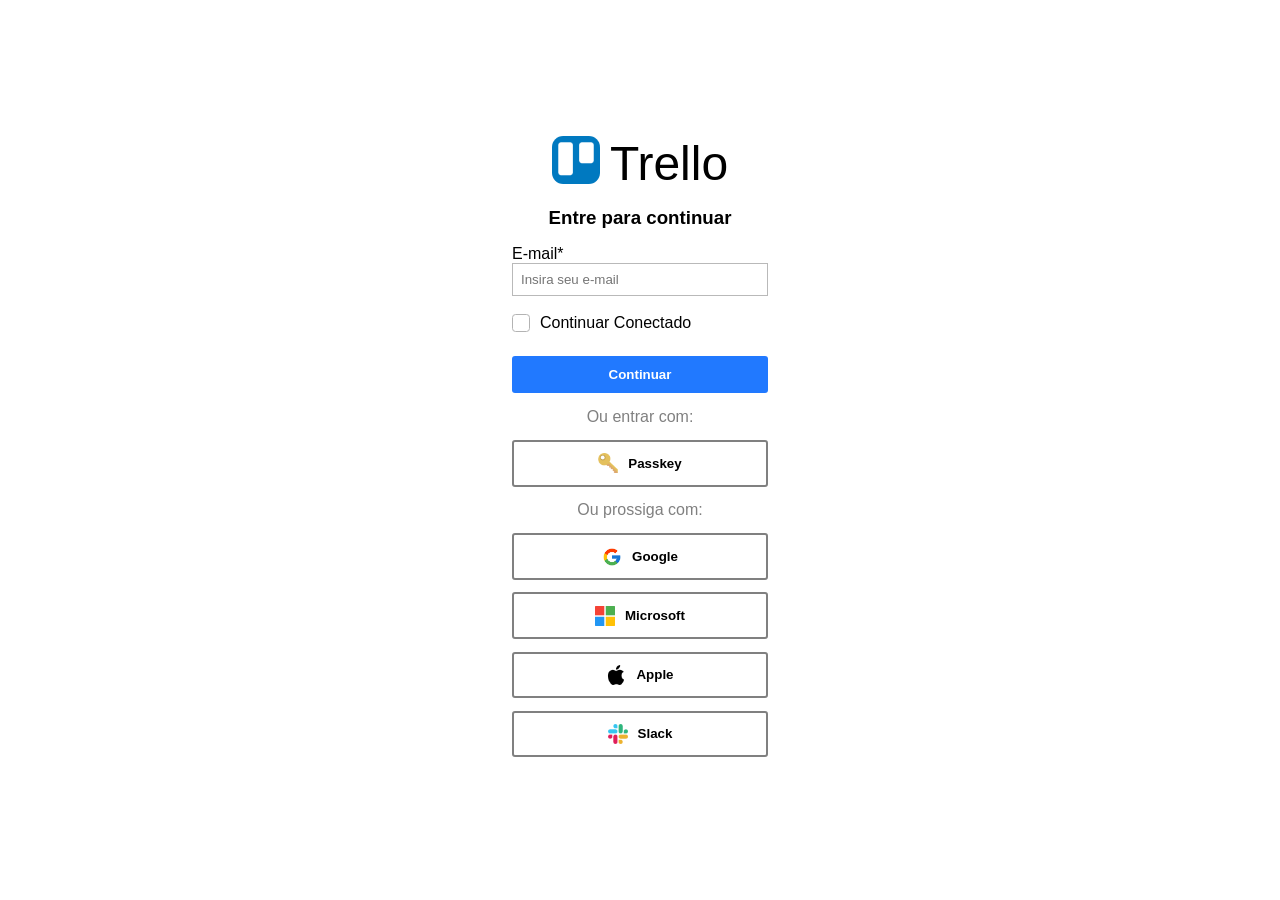
<file: Forms/Trello/trello.html>
<!DOCTYPE html>
<html lang="pt-BR">
<head>
    <meta charset="UTF-8">
    <meta name="viewport" content="width=device-width, initial-scale=1.0">
    <link rel="stylesheet" href="style.css">
    <title>Trello</title>
</head>
<body>
    <form action="" method="get">
        <div class="tituloeicone">
            <img src="img/trello.png" alt="Trelo" id="imgtrelo">
            <h1>Trello</h1>
        </div>

        <h3>Entre para continuar</h3>

        <label for="email">E-mail*</label>
        <input type="email" name="email" id="email" placeholder="Insira seu e-mail">

        <div id="checkboxtext">
            <input type="checkbox" name="contconect" id="contconect">
            <label for="contconect">Continuar Conectado</label>
        </div>

        <button type="submit" id="submit">Continuar</button>

        <p>Ou entrar com:</p>
        <button><img src="img/Chave.png" alt="chave">Passkey</button>

        <p>Ou prossiga com: </p>

        <button><img src="img/google-logo.jpg" alt="Google">Google</button>
        <button><img src="img/microsoft.png" alt="Microsoft">Microsoft</button>
        <button><img src="img/appleicon.png" alt="Apple">Apple</button>
        <button><img src="img/500px-Slack_icon_2019.svg.webp" alt="Slack">Slack</button>
    </form>
</body>
</html>
</file>
<file: Forms/Trello/style.css>
* {
    margin: 0;
    padding: 0;
    box-sizing: border-box;
    font-family: Arial, Helvetica, sans-serif;
}

form {
    display: flex;
    flex-direction: column;
    width: 100vw;
    height: 100vh;
    justify-content: center;
    align-items: center;
}

h1 {
    font-size: 3rem;
    font-weight: 100;
    margin-bottom: 1rem;
}
img {
    width: 20px;
}

h3 {
    margin-bottom: 1rem;
}

#imgtrelo {
    width: 48px;
    height: 48px;
    border-radius: 0.7rem;
}

.tituloeicone {
    display: flex;
    gap: 10px;
}   

#submit {
    background-color: rgba(0, 102, 255, 0.872);
    border: none;
    color: white;
    font-weight: bold;

    &:hover {
        background-color: rgb(0, 94, 255);
        cursor: pointer;
    }
}
button {
    width: 20%;
    border: 2px solid grey;
    border-radius: 3px;
    padding: 0.7rem;
    background-color: rgb(255, 255, 255);
    margin: 0.4rem;

    display: flex;
    justify-content: center;
    align-items: center;

    gap: 10px;
    font-weight: bold;

    cursor: pointer;

    &:hover {
        background-color: rgb(223, 223, 223);
    }
}

input {
    width: 20%;
    padding: 0.5rem;
    outline: none;
    border: 1px solid rgb(185, 185, 185);
    margin-bottom: 0.6rem;

    &:focus {
        border-color: rgba(0, 102, 255, 0.872);
        border: 3px solid rgba(0, 102, 255, 0.872);
    }
}

label {
    width: 20%;
    text-align: left;
}

#checkboxtext {
    display: flex;
    text-align: left;
    margin: 0.5rem;
    width: 20%;
    gap: 10px;

    & input {
        width: 16px;
    }

    & label {
        width: 100%;
    }
}

#contconect {
    appearance: none;
    border-color: rgb(179, 179, 179);
    outline: none;
    border-radius: 20%;

    &:focus {
        outline: 2px solid blue;
        outline-offset: 3px;
        
    }
}

button:focus {
    outline: 2px solid blue;
    outline-offset: 1px;
}

p {
    margin: 0.5rem 0 ;
    color: gray;
}
</file>
